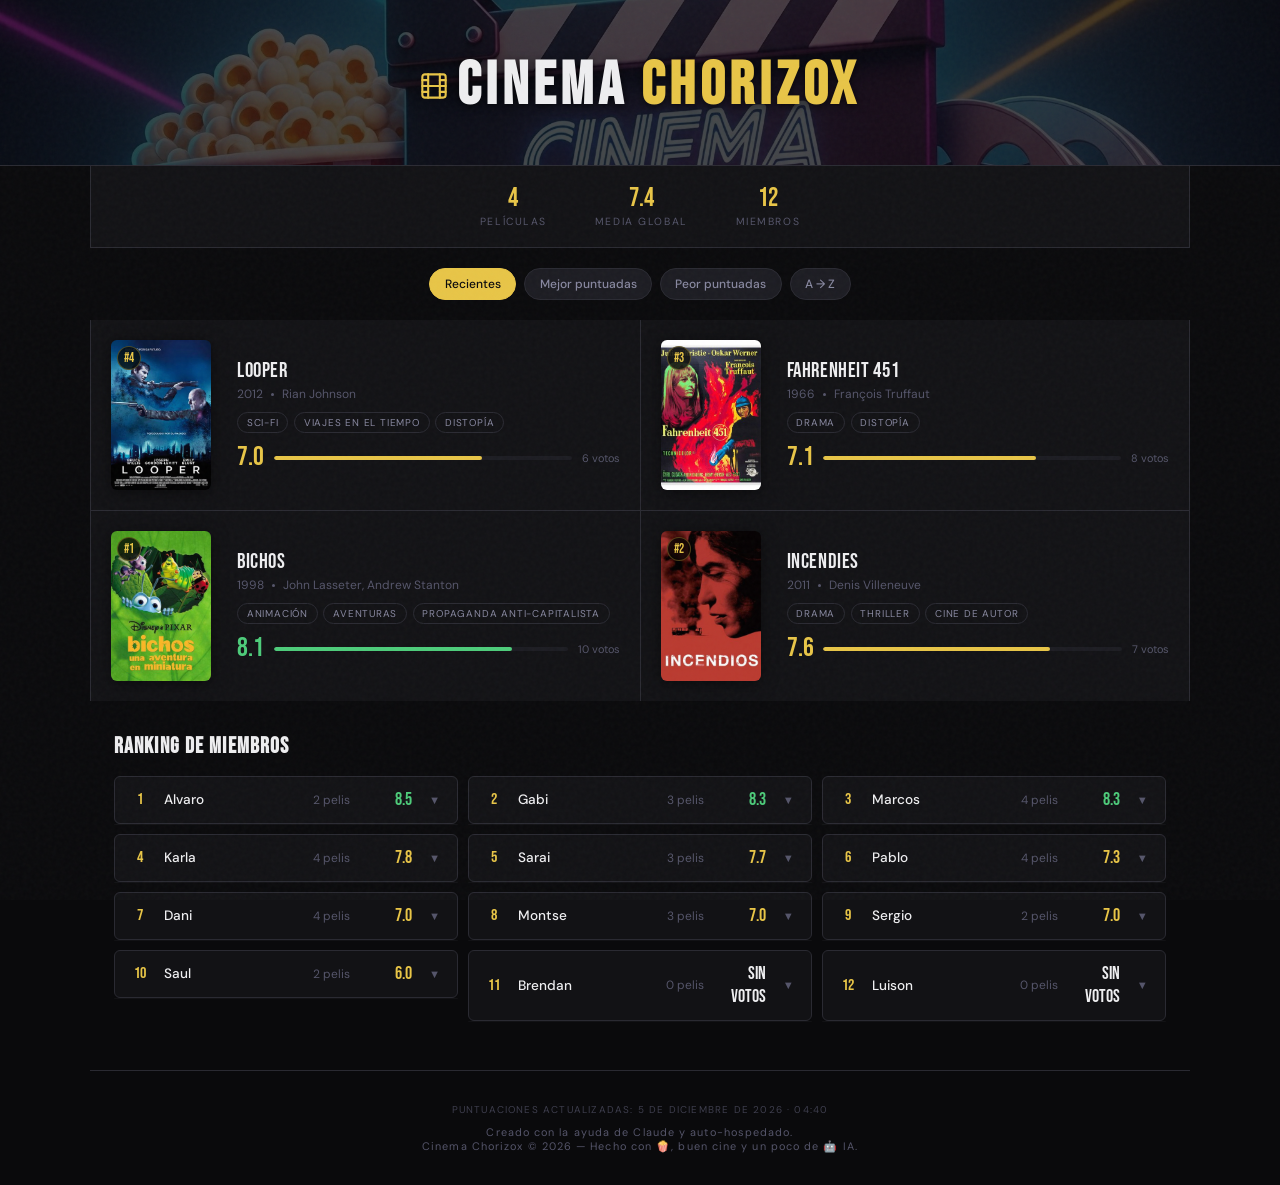
<file: index.html>
<!doctype html>
<html lang="es">
    <head>
        <meta charset="UTF-8" />
        <meta name="viewport" content="width=device-width, initial-scale=1.0" />
        <title>Cinema Chorizox</title>
        <link rel="icon" type="image/svg+xml" href="favicon.svg" />

        <!-- Open Graph / Facebook -->
        <meta property="og:type" content="website" />
        <meta property="og:title" content="Cinema Chorizox" />
        <meta property="og:description" content="Cinema Chorizox" />
        <meta
            property="og:image"
            content="https://cinema.dgv93.eu/preview.jpg"
        />

        <!-- Twitter -->
        <meta name="twitter:card" content="summary_large_image" />
        <meta name="twitter:title" content="Cinema Chorizox" />
        <meta name="twitter:description" content="Cinema Chorizox" />
        <meta
            name="twitter:image"
            content="https://cinema.dgv93.eu/preview.jpg"
        />
        <link
            href="https://fonts.googleapis.com/css2?family=Bebas+Neue&family=DM+Sans:ital,wght@0,300;0,400;0,500;0,700;1,400&display=swap"
            rel="stylesheet"
        />
        <link rel="stylesheet" href="styles.css">
    </head>
    <body>
        <header class="header">
            <div class="header-logo">
                <img src="favicon.svg" alt="Cinema Chorizox logo" />
                <h1>Cinema <span>Chorizox</span></h1>
            </div>
            <!--<p class="header-subtitle">
                Club de cine · Puntuaciones colectivas
            </p>-->
        </header>

        <div class="stats-bar" id="statsBar"></div>

        <nav class="controls" id="controls"></nav>

        <main class="movie-grid" id="movieGrid"></main>

        <section class="ranking-section" id="rankingSection"></section>

        <footer class="footer">
            <span id="lastUpdated"></span>
            Creado con la ayuda de Claude y auto-hospedado.<br />
            Cinema Chorizox © 2026 — Hecho con 🍿, buen cine y un poco de 🤖 IA.
        </footer>

        <script src="app.js"></script>
    </body>
</html>
</file>
<file: styles.css>
:root {
    --bg-primary: #0a0a0c;
    --bg-card: #121215;
    --bg-card-hover: #18181c;
    --surface: #1c1c22;
    --border: #2a2a32;
    --text-primary: #eeeef0;
    --text-secondary: #8888a0;
    --text-muted: #55556a;
    --accent: #e8c547;
    --accent-dim: #c4a535;
    --accent-glow: rgba(232, 197, 71, 0.12);
    --red: #e54d4d;
    --green: #4dcc7a;
    --blue: #5b8dee;
    --radius: 10px;
    --radius-sm: 6px;
    --shadow: 0 4px 24px rgba(0, 0, 0, 0.4);
}

* {
    margin: 0;
    padding: 0;
    box-sizing: border-box;
}

body {
    font-family: "DM Sans", sans-serif;
    background: var(--bg-primary);
    color: var(--text-primary);
    min-height: 100vh;
    overflow-x: hidden;
}

/* ─── GRAIN OVERLAY ─── */
body::before {
    content: "";
    position: fixed;
    inset: 0;
    background-image: url("data:image/svg+xml,%3Csvg viewBox='0 0 256 256' xmlns='http://www.w3.org/2000/svg'%3E%3Cfilter id='noise'%3E%3CfeTurbulence type='fractalNoise' baseFrequency='0.85' numOctaves='4' stitchTiles='stitch'/%3E%3C/filter%3E%3Crect width='100%25' height='100%25' filter='url(%23noise)' opacity='0.03'/%3E%3C/svg%3E");
    pointer-events: none;
    z-index: 9999;
}

/* ─── HEADER ─── */
.header {
    position: relative;
    padding: 2.5rem 1.25rem 2rem;
    text-align: center;
    border-bottom: 1px solid var(--border);
    overflow: hidden;
}

.header::before {
    content: "";
    position: absolute;
    top: 0;
    left: 0;
    width: 100%;
    height: 100%;
    background: url('preview.jpg') center/cover no-repeat;
    opacity: 0.25;
    pointer-events: none;
}

.header-logo, .header-subtitle {
    position: relative;
    z-index: 1;
}

.header-logo {
    display: inline-flex;
    align-items: center;
    gap: 0.6rem;
    margin-bottom: 0.5rem;
}

.header-logo svg,
.header-logo img {
    width: 28px;
    height: 28px;
    color: var(--accent);
}

.header h1 {
    font-family: "Bebas Neue", sans-serif;
    font-size: 2.6rem;
    letter-spacing: 0.08em;
    color: var(--text-primary);
    line-height: 1;
    position: relative;
    z-index: 1;
    text-shadow: 0 2px 8px rgba(0, 0, 0, 0.7);
}

.header h1 span {
    color: var(--accent);
}

.header-subtitle {
    font-size: 0.82rem;
    color: var(--text-muted);
    letter-spacing: 0.2em;
    text-transform: uppercase;
    margin-top: 0.35rem;
}

/* ─── STATS BAR ─── */
.stats-bar {
    display: flex;
    justify-content: center;
    gap: 2rem;
    padding: 1.2rem 1rem;
    border-bottom: 1px solid var(--border);
    background: var(--bg-card);
}

.stat {
    text-align: center;
}

.stat-value {
    font-family: "Bebas Neue", sans-serif;
    font-size: 1.6rem;
    color: var(--accent);
    line-height: 1.1;
}

.stat-label {
    font-size: 0.65rem;
    text-transform: uppercase;
    letter-spacing: 0.15em;
    color: var(--text-muted);
    margin-top: 0.1rem;
}

/* ─── SORT / FILTER ─── */
.controls {
    display: flex;
    gap: 0.5rem;
    padding: 1rem 1.25rem;
    overflow-x: auto;
    -webkit-overflow-scrolling: touch;
    scrollbar-width: none;
}
.controls::-webkit-scrollbar {
    display: none;
}

.control-btn {
    flex-shrink: 0;
    padding: 0.45rem 0.9rem;
    font-family: "DM Sans", sans-serif;
    font-size: 0.75rem;
    font-weight: 500;
    color: var(--text-secondary);
    background: var(--surface);
    border: 1px solid var(--border);
    border-radius: 100px;
    cursor: pointer;
    transition: all 0.2s;
    white-space: nowrap;
}

.control-btn:hover {
    color: var(--text-primary);
    border-color: var(--text-muted);
}

.control-btn.active {
    color: var(--bg-primary);
    background: var(--accent);
    border-color: var(--accent);
}

/* ─── MOVIE GRID ─── */
.movie-grid {
    display: grid;
    grid-template-columns: 1fr;
    gap: 1px;
    background: var(--border);
    margin: 0;
}

/* ─── MOVIE CARD ─── */
.movie-card {
    display: grid;
    grid-template-columns: 100px 1fr;
    gap: 1rem;
    padding: 1.25rem;
    background: var(--bg-card);
    cursor: pointer;
    transition: background 0.25s;
    animation: fadeUp 0.5s ease both;
}

.movie-card:hover {
    background: var(--bg-card-hover);
}

@keyframes fadeUp {
    from {
        opacity: 0;
        transform: translateY(16px);
    }
    to {
        opacity: 1;
        transform: translateY(0);
    }
}

.movie-poster {
    position: relative;
    width: 100px;
    aspect-ratio: 2/3;
    border-radius: var(--radius-sm);
    overflow: hidden;
    box-shadow: 0 2px 16px rgba(0, 0, 0, 0.5);
}

.movie-poster img {
    width: 100%;
    height: 100%;
    object-fit: cover;
    display: block;
}

.movie-poster .rank-badge {
    position: absolute;
    top: 6px;
    left: 6px;
    width: 24px;
    height: 24px;
    background: rgba(0, 0, 0, 0.75);
    backdrop-filter: blur(8px);
    border-radius: 50%;
    display: flex;
    align-items: center;
    justify-content: center;
    font-family: "Bebas Neue", sans-serif;
    font-size: 0.8rem;
    color: var(--accent);
    border: 1px solid rgba(232, 197, 71, 0.3);
}

.movie-info {
    display: flex;
    flex-direction: column;
    justify-content: center;
    min-width: 0;
}

.movie-title {
    font-family: "Bebas Neue", sans-serif;
    font-size: 1.3rem;
    letter-spacing: 0.03em;
    line-height: 1.15;
    color: var(--text-primary);
    white-space: nowrap;
    overflow: hidden;
    text-overflow: ellipsis;
}

.movie-meta {
    display: flex;
    align-items: center;
    gap: 0.5rem;
    margin-top: 0.2rem;
    font-size: 0.75rem;
    color: var(--text-muted);
}

.movie-meta .dot {
    width: 3px;
    height: 3px;
    border-radius: 50%;
    background: var(--text-muted);
    flex-shrink: 0;
}

.movie-genres {
    display: flex;
    gap: 0.35rem;
    margin-top: 0.6rem;
    flex-wrap: wrap;
}

.genre-tag {
    padding: 0.2rem 0.55rem;
    font-size: 0.62rem;
    text-transform: uppercase;
    letter-spacing: 0.08em;
    color: var(--text-secondary);
    border: 1px solid var(--border);
    border-radius: 100px;
}

.movie-score-row {
    display: flex;
    align-items: center;
    gap: 0.6rem;
    margin-top: 0.7rem;
}

.avg-score {
    font-family: "Bebas Neue", sans-serif;
    font-size: 1.7rem;
    line-height: 1;
}

.score-bar-track {
    flex: 1;
    height: 4px;
    background: var(--surface);
    border-radius: 4px;
    overflow: hidden;
}

.score-bar-fill {
    height: 100%;
    border-radius: 4px;
    transition: width 0.8s cubic-bezier(0.22, 1, 0.36, 1);
}

.score-voters {
    font-size: 0.68rem;
    color: var(--text-muted);
    white-space: nowrap;
}

/* ─── EXPANDED DETAIL ─── */
.movie-detail {
    display: none;
    grid-column: 1 / -1;
    overflow: hidden;
    background: var(--bg-card);
}

.movie-detail.open {
    display: block;
    max-height: 0;
    padding: 0 1.25rem;
    animation: detailDeploy 0.5s ease forwards;
}

.movie-detail.closing {
    display: block;
    max-height: 600px;
    padding: 0 1.25rem 1.25rem;
    animation: detailCollapse 0.3s ease forwards;
}

@keyframes detailDeploy {
    from {
        max-height: 0;
        padding: 0 1.25rem;
    }
    to {
        max-height: 600px;
        padding: 0 1.25rem 1.25rem;
    }
}

@keyframes detailCollapse {
    from {
        max-height: 600px;
        padding: 0 1.25rem 1.25rem;
    }
    to {
        max-height: 0;
        padding: 0 1.25rem;
    }
}

.detail-inner {
    padding-top: 0.75rem;
    border-top: 1px solid var(--border);
}

.detail-section-label {
    font-size: 0.62rem;
    text-transform: uppercase;
    letter-spacing: 0.18em;
    color: var(--text-muted);
    margin-bottom: 0.6rem;
}

.score-breakdown {
    display: flex;
    flex-direction: column;
    gap: 0.55rem;
}

.member-score {
    display: grid;
    grid-template-columns: 70px 1fr 30px;
    align-items: center;
    gap: 0.6rem;
}

.member-name {
    font-size: 0.78rem;
    color: var(--text-secondary);
    font-weight: 500;
}

.member-bar-track {
    height: 3px;
    background: var(--surface);
    border-radius: 3px;
    overflow: hidden;
}

.member-bar-fill {
    height: 100%;
    border-radius: 3px;
    background: var(--accent);
    transition: width 0.6s cubic-bezier(0.22, 1, 0.36, 1);
}

.member-val {
    font-family: "Bebas Neue", sans-serif;
    font-size: 1rem;
    text-align: right;
}

.detail-date {
    margin-top: 0.9rem;
    font-size: 0.72rem;
    color: var(--text-muted);
    display: flex;
    align-items: center;
    gap: 0.4rem;
}

.detail-date svg {
    width: 14px;
    height: 14px;
    opacity: 0.5;
}

/* ─── RANKING TABLE ─── */
.ranking-section {
    padding: 1.5rem 1.25rem 2.5rem;
}

.section-title {
    font-family: "Bebas Neue", sans-serif;
    font-size: 1.4rem;
    letter-spacing: 0.05em;
    margin-bottom: 1rem;
    color: var(--text-primary);
}

.member-ranking {
    display: flex;
    flex-direction: column;
    gap: 0.6rem;
}

.member-rank-row {
    display: grid;
    grid-template-columns: 24px 1fr auto 50px 20px;
    align-items: center;
    gap: 0.75rem;
    padding: 0.7rem 0.8rem;
    background: var(--bg-card);
    border-radius: var(--radius-sm);
    border: 1px solid var(--border);
    cursor: pointer;
    transition: background 0.2s;
}

.member-rank-row:hover {
    background: var(--bg-card-hover);
}

.member-rank-chevron {
    font-size: 0.7rem;
    color: var(--text-muted);
    transition: transform 0.3s ease;
    text-align: center;
}

.member-rank-row.open .member-rank-chevron {
    transform: rotate(180deg);
}

.member-rank-item {
    display: flex;
    flex-direction: column;
}

.member-detail-panel {
    max-height: 0;
    overflow: hidden;
    transition:
        max-height 0.3s ease,
        border-color 0.2s ease,
        margin-top 0.2s ease;
    background: var(--bg-card);
    border: 1px solid transparent;
    border-top: none;
    border-radius: 0 0 var(--radius-sm) var(--radius-sm);
    margin-top: 0;
}

.member-detail-panel.open {
    max-height: 600px;
    border-color: var(--border);
    margin-top: -0.35rem;
    transition:
        max-height 1s ease,
        border-color 0.5s ease,
        margin-top 0.5s ease;
}

.member-detail-inner {
    padding: 0.6rem 0.8rem 0.8rem;
    display: flex;
    flex-direction: column;
    gap: 0.35rem;
}

.member-movie-row {
    display: grid;
    grid-template-columns: 1fr auto;
    align-items: center;
    gap: 0.5rem;
    padding: 0.3rem 0.4rem;
    border-radius: 4px;
    font-size: 0.78rem;
}

.member-movie-row:nth-child(odd) {
    background: rgba(255, 255, 255, 0.02);
}

.member-movie-title {
    color: var(--text-secondary);
    white-space: nowrap;
    overflow: hidden;
    text-overflow: ellipsis;
}

.member-movie-score {
    font-family: "Bebas Neue", sans-serif;
    font-size: 0.95rem;
    min-width: 28px;
    text-align: right;
}

.member-rank-count {
    font-size: 0.75rem;
    color: var(--text-muted);
    white-space: nowrap;
    text-align: right;
}

.member-rank-pos {
    font-family: "Bebas Neue", sans-serif;
    font-size: 1rem;
    color: var(--accent);
    text-align: center;
}

.member-rank-name {
    font-size: 0.85rem;
    font-weight: 500;
}

.member-rank-avg {
    font-family: "Bebas Neue", sans-serif;
    font-size: 1.15rem;
    text-align: right;
}

/* ─── FOOTER ─── */
.footer {
    text-align: center;
    padding: 2rem 1rem;
    border-top: 1px solid var(--border);
    font-size: 0.68rem;
    color: var(--text-muted);
    letter-spacing: 0.1em;
}

.last-updated {
    display: block;
    margin-bottom: 0.6rem;
    font-size: 0.62rem;
    color: var(--text-muted);
    opacity: 0.7;
    letter-spacing: 0.12em;
    text-transform: uppercase;
}

/* ─── SCORE COLORS ─── */
.score-high {
    color: var(--green);
}
.score-mid {
    color: var(--accent);
}
.score-low {
    color: var(--red);
}

.bar-high {
    background: var(--green);
}
.bar-mid {
    background: var(--accent);
}
.bar-low {
    background: var(--red);
}

/* ─── RESPONSIVE ─── */
@media (min-width: 600px) {
    .movie-grid {
        grid-template-columns: 1fr 1fr;
    }
    .movie-card {
        grid-template-columns: 110px 1fr;
    }
    .header h1 {
        font-size: 3.2rem;
    }
    .stats-bar {
        gap: 3rem;
    }
}

@media (min-width: 960px) {
    .movie-grid {
        max-width: 960px;
        margin: 0 auto;
        border-left: 1px solid var(--border);
        border-right: 1px solid var(--border);
    }
    .header {
        padding: 3.5rem 2rem 2.5rem;
    }
    .header h1 {
        font-size: 3.8rem;
    }
    .controls {
        justify-content: center;
        padding: 1.25rem 2rem;
    }
    .stats-bar {
        max-width: 960px;
        margin: 0 auto;
        border-left: 1px solid var(--border);
        border-right: 1px solid var(--border);
    }
    .controls {
        max-width: 960px;
        margin: 0 auto;
    }
    .ranking-section {
        max-width: 960px;
        margin: 0 auto;
        padding: 2rem 1.5rem 3rem;
    }
    .member-ranking {
        display: grid;
        grid-template-columns: 1fr 1fr;
        gap: 0.6rem;
    }
    .member-detail-inner {
        display: grid;
        grid-template-columns: 1fr 1fr;
        gap: 0.2rem 1rem;
    }
    .footer {
        max-width: 960px;
        margin: 0 auto;
    }
}

@media (min-width: 1200px) {
    .movie-grid {
        max-width: 1100px;
    }
    .stats-bar,
    .controls,
    .ranking-section,
    .footer {
        max-width: 1100px;
    }
    .member-ranking {
        grid-template-columns: 1fr 1fr 1fr;
    }
}

/* ─── LOADING SKELETON ─── */
.poster-skeleton {
    background: linear-gradient(
        110deg,
        var(--surface) 30%,
        #25252d 50%,
        var(--surface) 70%
    );
    background-size: 200% 100%;
    animation: shimmer 1.5s infinite;
}
@keyframes shimmer {
    to {
        background-position: -200% 0;
    }
}
</file>
